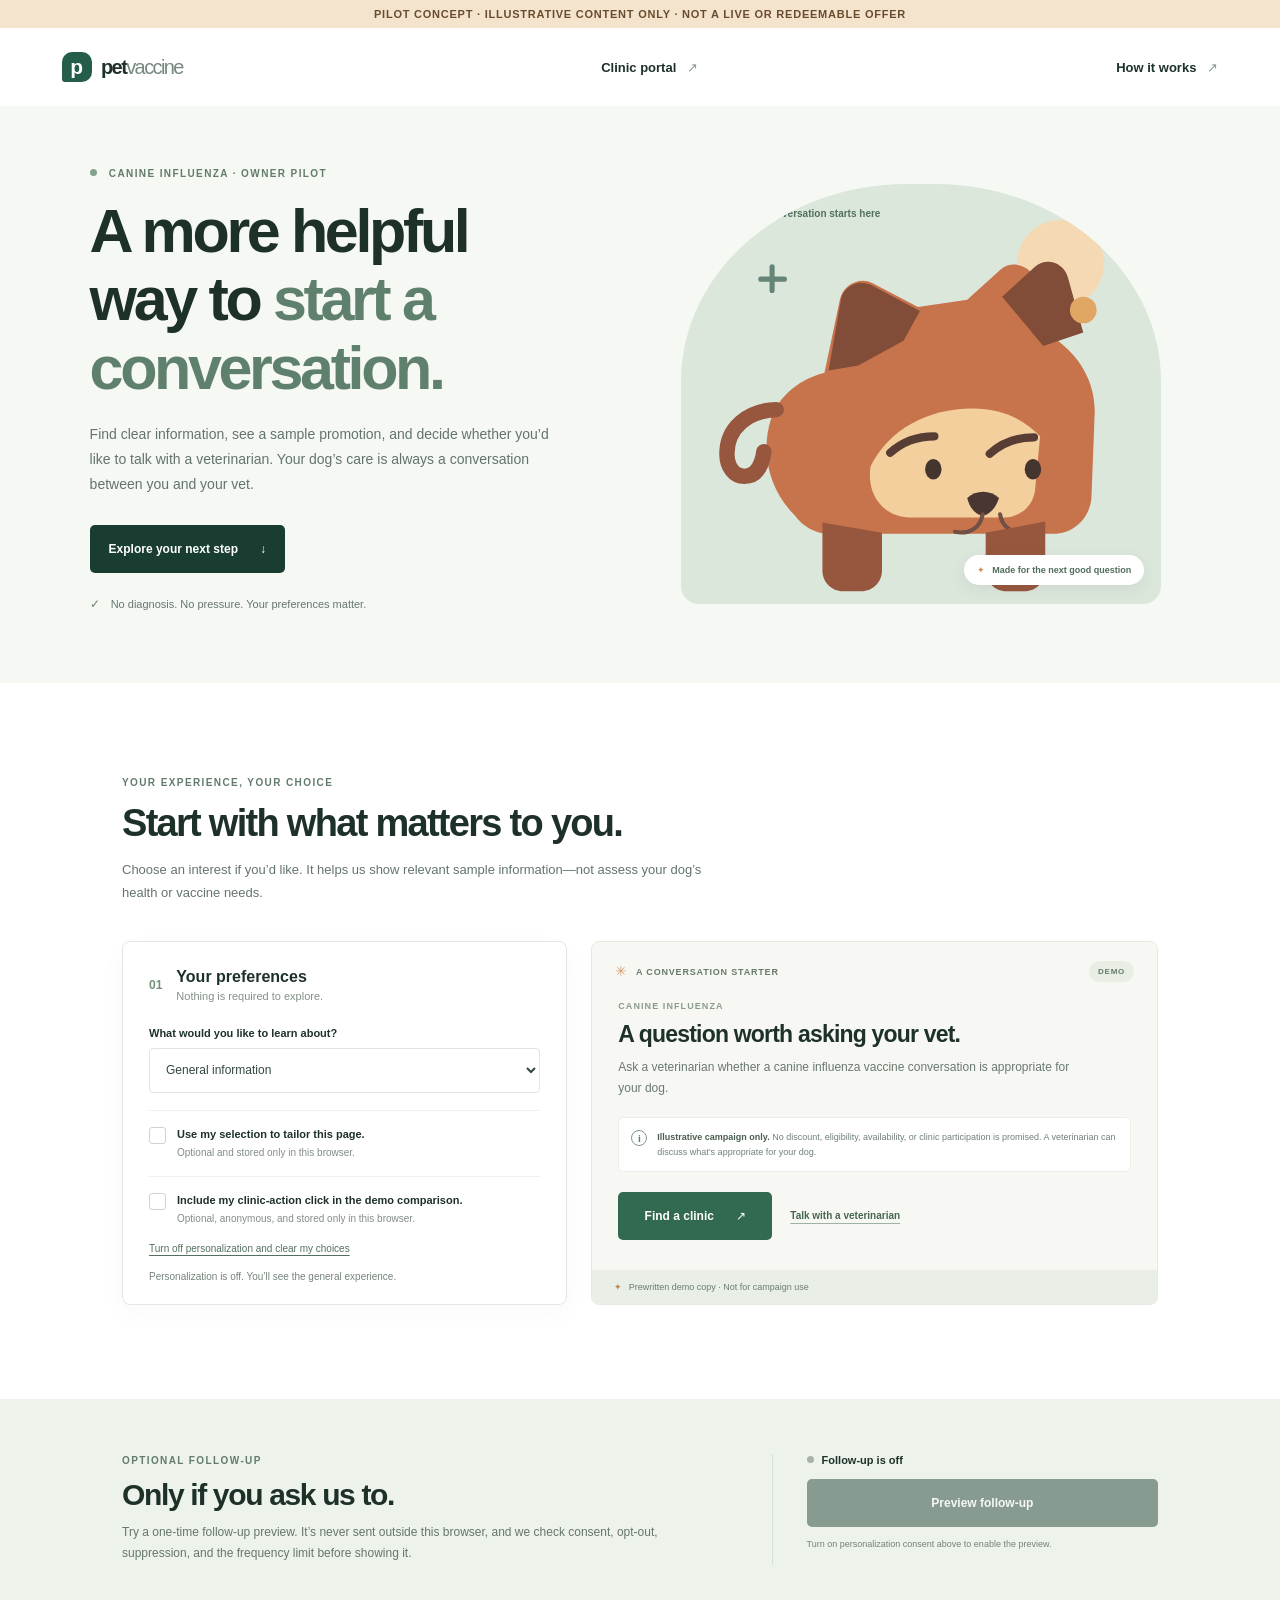
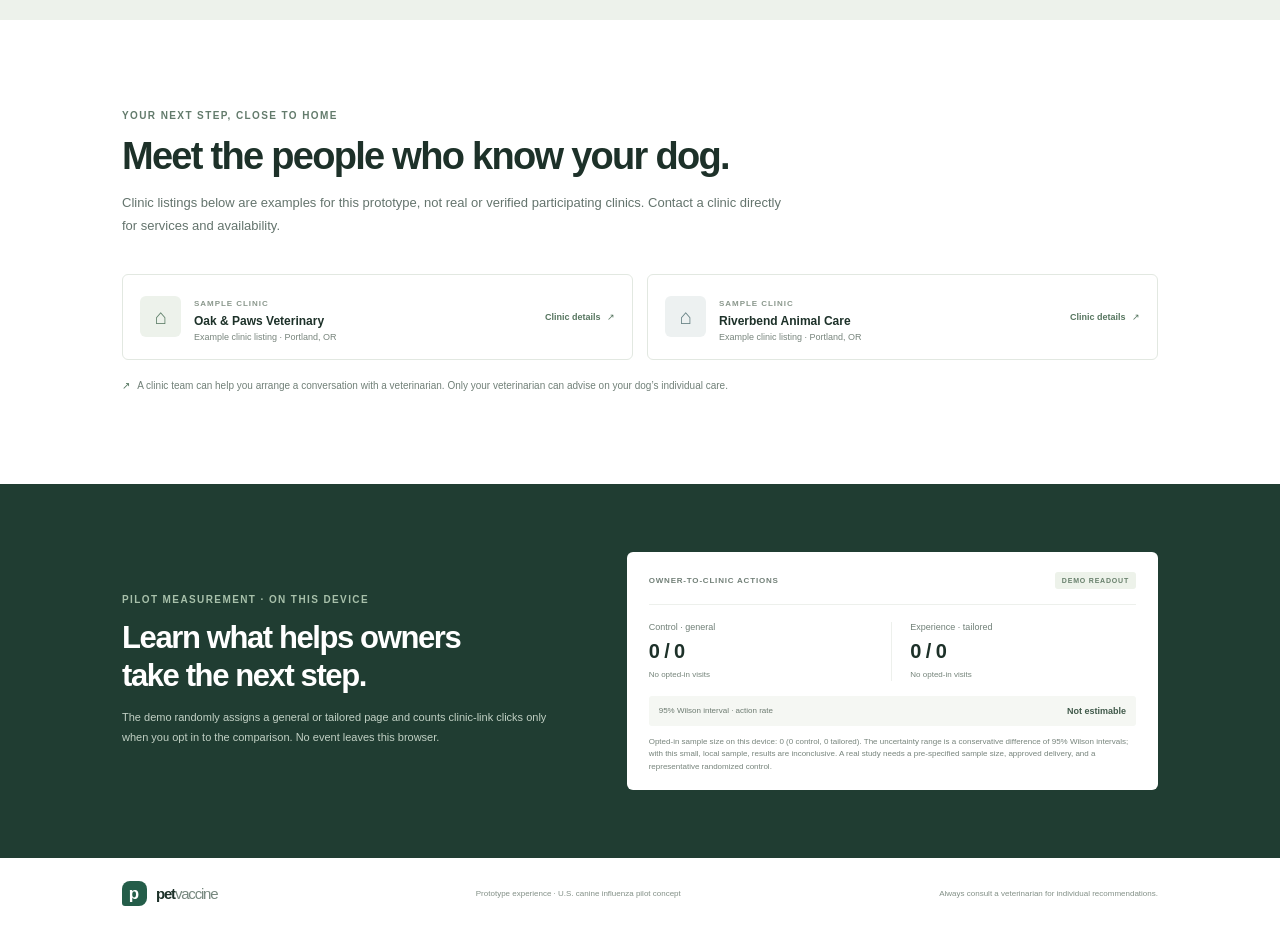
<file: index.html>
<!doctype html>
<html lang="en">
  <head>
    <meta charset="utf-8">
    <meta name="viewport" content="width=device-width, initial-scale=1">
    <meta name="theme-color" content="#f5f8f3">
    <meta name="description" content="A consent-first canine influenza promotion experience that helps dog owners connect with a veterinarian.">
    <link rel="icon" href="data:,">
    <title>A better next step for your dog | Pet Vaccine</title>
    <link rel="stylesheet" href="styles.css">
    <script src="offer-personalization.js" defer></script>
    <script src="app.js" defer></script>
  </head>
  <body>
    <div class="prototype-banner">Pilot concept · Illustrative content only · Not a live or redeemable offer</div>
    <header class="site-header">
      <a class="brand" href="#" aria-label="Pet Vaccine home">
        <span class="brand-mark" aria-hidden="true">p</span>
        <span>pet<span class="brand-light">vaccine</span></span>
      </a>
      <a class="header-link" href="clinic-portal.html">Clinic portal <span aria-hidden="true">↗</span></a>
      <a class="header-link" href="#how-it-works">How it works <span aria-hidden="true">↗</span></a>
    </header>

    <main>
      <section class="hero">
        <div class="hero-copy">
          <p class="eyebrow"><span class="eyebrow-dot"></span> CANINE INFLUENZA · OWNER PILOT</p>
          <h1>A more helpful<br>way to <span>start a conversation.</span></h1>
          <p class="hero-intro">Find clear information, see a sample promotion, and decide whether you’d like to talk with a veterinarian. Your dog’s care is always a conversation between you and your vet.</p>
          <a class="button button-dark" href="#your-next-step">Explore your next step <span aria-hidden="true">↓</span></a>
          <div class="trust-note"><span class="check-icon" aria-hidden="true">✓</span> No diagnosis. No pressure. Your preferences matter.</div>
        </div>
        <div class="hero-art" aria-hidden="true">
          <div class="sun-disc"></div>
          <div class="art-caption"><span class="caption-dot"></span> A vet-led conversation starts here</div>
          <svg class="dog-illustration" viewBox="0 0 430 390" role="img" aria-label="">
            <path d="M92 311c-24-24-34-60-23-94 8-24 29-39 52-45l15-71c3-14 19-23 32-16l44 23 48-7 32-29c11-10 29-5 34 9l18 57c27 18 42 46 40 77l-3 78c-1 20-17 36-37 36H125c-13 0-25-7-33-18Z" fill="#c7744c"/>
            <path d="m125 170 12-69c2-13 18-21 30-14l47 25-16 29-44 24Z" fill="#814d39"/>
            <path d="m294 98 32-29c11-10 28-4 32 10l15 54-39 13Z" fill="#814d39"/>
            <path d="M166 263c18-36 56-56 99-56 27 0 49 9 66 27l-5 53c-2 15-15 26-30 26h-92c-23 0-43-20-38-50Z" fill="#f3cf9d"/>
            <path d="M185 250c11-10 26-16 43-16" fill="none" stroke="#573d34" stroke-linecap="round" stroke-width="8"/>
            <path d="M282 251c11-10 26-16 43-16" fill="none" stroke="#573d34" stroke-linecap="round" stroke-width="8"/>
            <ellipse cx="227" cy="266" rx="8" ry="10" fill="#44352f"/>
            <ellipse cx="324" cy="266" rx="8" ry="10" fill="#44352f"/>
            <path d="M260 294c9-8 22-8 31 0-4 12-11 17-16 17s-12-5-15-17Z" fill="#493631"/>
            <path d="M275 310c-2 13-13 20-27 17" fill="none" stroke="#725044" stroke-linecap="round" stroke-width="4"/>
            <path d="M292 310c2 13 13 20 27 17" fill="none" stroke="#725044" stroke-linecap="round" stroke-width="4"/>
            <path d="M119 318v47c0 11 9 20 20 20h18c11 0 20-9 20-20v-37m101 0v37c0 11 9 20 20 20h18c11 0 20-9 20-20v-48" fill="#97573f"/>
            <path d="M74 208c-28 1-48 18-48 43 0 13 7 22 17 22 12 0 17-10 19-24" fill="none" stroke="#97573f" stroke-linecap="round" stroke-width="15"/>
            <circle cx="373" cy="111" r="13" fill="#e1a564"/>
            <path d="M70 69v23m-11-11h23" stroke="#648578" stroke-linecap="round" stroke-width="5"/>
          </svg>
          <div class="art-tag"><span aria-hidden="true">✦</span> Made for the next good question</div>
        </div>
      </section>

      <section class="next-step section-wrap" id="your-next-step">
        <div class="section-heading">
          <p class="eyebrow">YOUR EXPERIENCE, YOUR CHOICE</p>
          <h2>Start with what matters to you.</h2>
          <p>Choose an interest if you’d like. It helps us show relevant sample information—not assess your dog’s health or vaccine needs.</p>
        </div>
        <div class="experience-grid">
          <form class="preferences-card" id="preferences-form">
            <div class="card-title-row">
              <span class="step-number">01</span>
              <div><h3>Your preferences</h3><p>Nothing is required to explore.</p></div>
            </div>
            <label for="interest">What would you like to learn about?</label>
            <select id="interest" name="interest">
              <option value="general">General information</option>
              <option value="boarding">Boarding or daycare</option>
              <option value="social">Time with other dogs</option>
              <option value="travel">Travel and outings</option>
            </select>
            <label class="choice-row">
              <input id="personalization-consent" type="checkbox">
              <span class="custom-checkbox" aria-hidden="true"></span>
              <span><strong>Use my selection to tailor this page.</strong><small>Optional and stored only in this browser.</small></span>
            </label>
            <label class="choice-row choice-subtle">
              <input id="analytics-consent" type="checkbox">
              <span class="custom-checkbox" aria-hidden="true"></span>
              <span><strong>Include my clinic-action click in the demo comparison.</strong><small>Optional, anonymous, and stored only in this browser.</small></span>
            </label>
            <button type="button" class="text-button" id="opt-out">Turn off personalization and clear my choices</button>
            <p class="privacy-note" id="preference-status" aria-live="polite">Personalization is off. You’ll see the general experience.</p>
          </form>

          <div class="offer-card" aria-live="polite">
            <div class="offer-topline"><span class="offer-label"><span class="sparkle" aria-hidden="true">✳</span> A CONVERSATION STARTER</span><span class="demo-pill">DEMO</span></div>
            <div class="offer-content">
              <p class="offer-kicker" id="offer-kicker">CANINE INFLUENZA</p>
              <h3 id="offer-title">A question worth asking your vet.</h3>
              <p id="offer-copy">Ask a veterinarian whether a canine influenza vaccine conversation is appropriate for your dog.</p>
              <div class="offer-terms">
                <span class="terms-icon" aria-hidden="true">i</span>
                <p><strong>Illustrative campaign only.</strong> No discount, eligibility, availability, or clinic participation is promised. A veterinarian can discuss what’s appropriate for your dog.</p>
              </div>
              <div class="offer-actions">
                <a class="button button-green" id="clinic-action" href="#clinic-directory">Find a clinic <span aria-hidden="true">↗</span></a>
                <a class="vet-link" href="#talk-to-vet">Talk with a veterinarian</a>
              </div>
            </div>
            <div class="offer-footer"><span aria-hidden="true">✦</span> Prewritten demo copy · Not for campaign use</div>
          </div>
        </div>
      </section>

      <section class="follow-up-section" id="how-it-works">
        <div class="follow-up-inner">
          <div class="follow-copy">
            <p class="eyebrow">OPTIONAL FOLLOW-UP</p>
            <h2>Only if you ask us to.</h2>
            <p>Try a one-time follow-up preview. It’s never sent outside this browser, and we check consent, opt-out, suppression, and the frequency limit before showing it.</p>
          </div>
          <div class="follow-control">
            <div class="follow-state"><span class="status-dot" id="follow-status-dot"></span><span id="follow-status">Follow-up is off</span></div>
            <button type="button" class="button button-dark button-wide" id="send-follow-up">Preview follow-up</button>
            <p class="small-print" id="follow-result" aria-live="polite">Turn on personalization consent above to enable the preview.</p>
          </div>
        </div>
      </section>

      <section class="clinic-section section-wrap" id="clinic-directory">
        <div class="section-heading">
          <p class="eyebrow">YOUR NEXT STEP, CLOSE TO HOME</p>
          <h2>Meet the people who know your dog.</h2>
          <p>Clinic listings below are examples for this prototype, not real or verified participating clinics. Contact a clinic directly for services and availability.</p>
        </div>
        <div class="clinic-list">
          <article class="clinic-card">
            <div class="clinic-icon" aria-hidden="true">⌂</div>
            <div><span class="clinic-demo">SAMPLE CLINIC</span><h3>Oak & Paws Veterinary</h3><p>Example clinic listing · Portland, OR</p></div>
            <a href="#talk-to-vet" class="clinic-link">Clinic details <span aria-hidden="true">↗</span></a>
          </article>
          <article class="clinic-card">
            <div class="clinic-icon clinic-icon-blue" aria-hidden="true">⌂</div>
            <div><span class="clinic-demo">SAMPLE CLINIC</span><h3>Riverbend Animal Care</h3><p>Example clinic listing · Portland, OR</p></div>
            <a href="#talk-to-vet" class="clinic-link">Clinic details <span aria-hidden="true">↗</span></a>
          </article>
        </div>
        <p class="clinic-disclaimer" id="talk-to-vet"><span aria-hidden="true">↗</span> A clinic team can help you arrange a conversation with a veterinarian. Only your veterinarian can advise on your dog’s individual care.</p>
      </section>

      <section class="experiment-section">
        <div class="experiment-inner">
          <div>
            <p class="eyebrow">PILOT MEASUREMENT · ON THIS DEVICE</p>
            <h2>Learn what helps owners take the next step.</h2>
            <p class="experiment-description">The demo randomly assigns a general or tailored page and counts clinic-link clicks only when you opt in to the comparison. No event leaves this browser.</p>
          </div>
          <div class="experiment-report" aria-live="polite">
            <div class="report-heading"><span>OWNER-TO-CLINIC ACTIONS</span><span class="report-tag">DEMO READOUT</span></div>
            <div class="report-grid">
              <div><span>Control · general</span><strong id="control-result">0 / 0</strong><small id="control-rate">No opted-in visits</small></div>
              <div><span>Experience · tailored</span><strong id="treatment-result">0 / 0</strong><small id="treatment-rate">No opted-in visits</small></div>
            </div>
            <div class="uncertainty-row"><span>95% Wilson interval · action rate</span><strong id="uncertainty-result">Not estimable</strong></div>
            <p class="experiment-limits" id="experiment-limits">Sample size is local to this device and will be too small to draw conclusions. This is not a clinical outcome or a real campaign test.</p>
          </div>
        </div>
      </section>
    </main>
    <footer class="site-footer">
      <a class="brand footer-brand" href="#"><span class="brand-mark" aria-hidden="true">p</span><span>pet<span class="brand-light">vaccine</span></span></a>
      <p>Prototype experience · U.S. canine influenza pilot concept</p>
      <p>Always consult a veterinarian for individual recommendations.</p>
    </footer>
  </body>
</html>
</file>
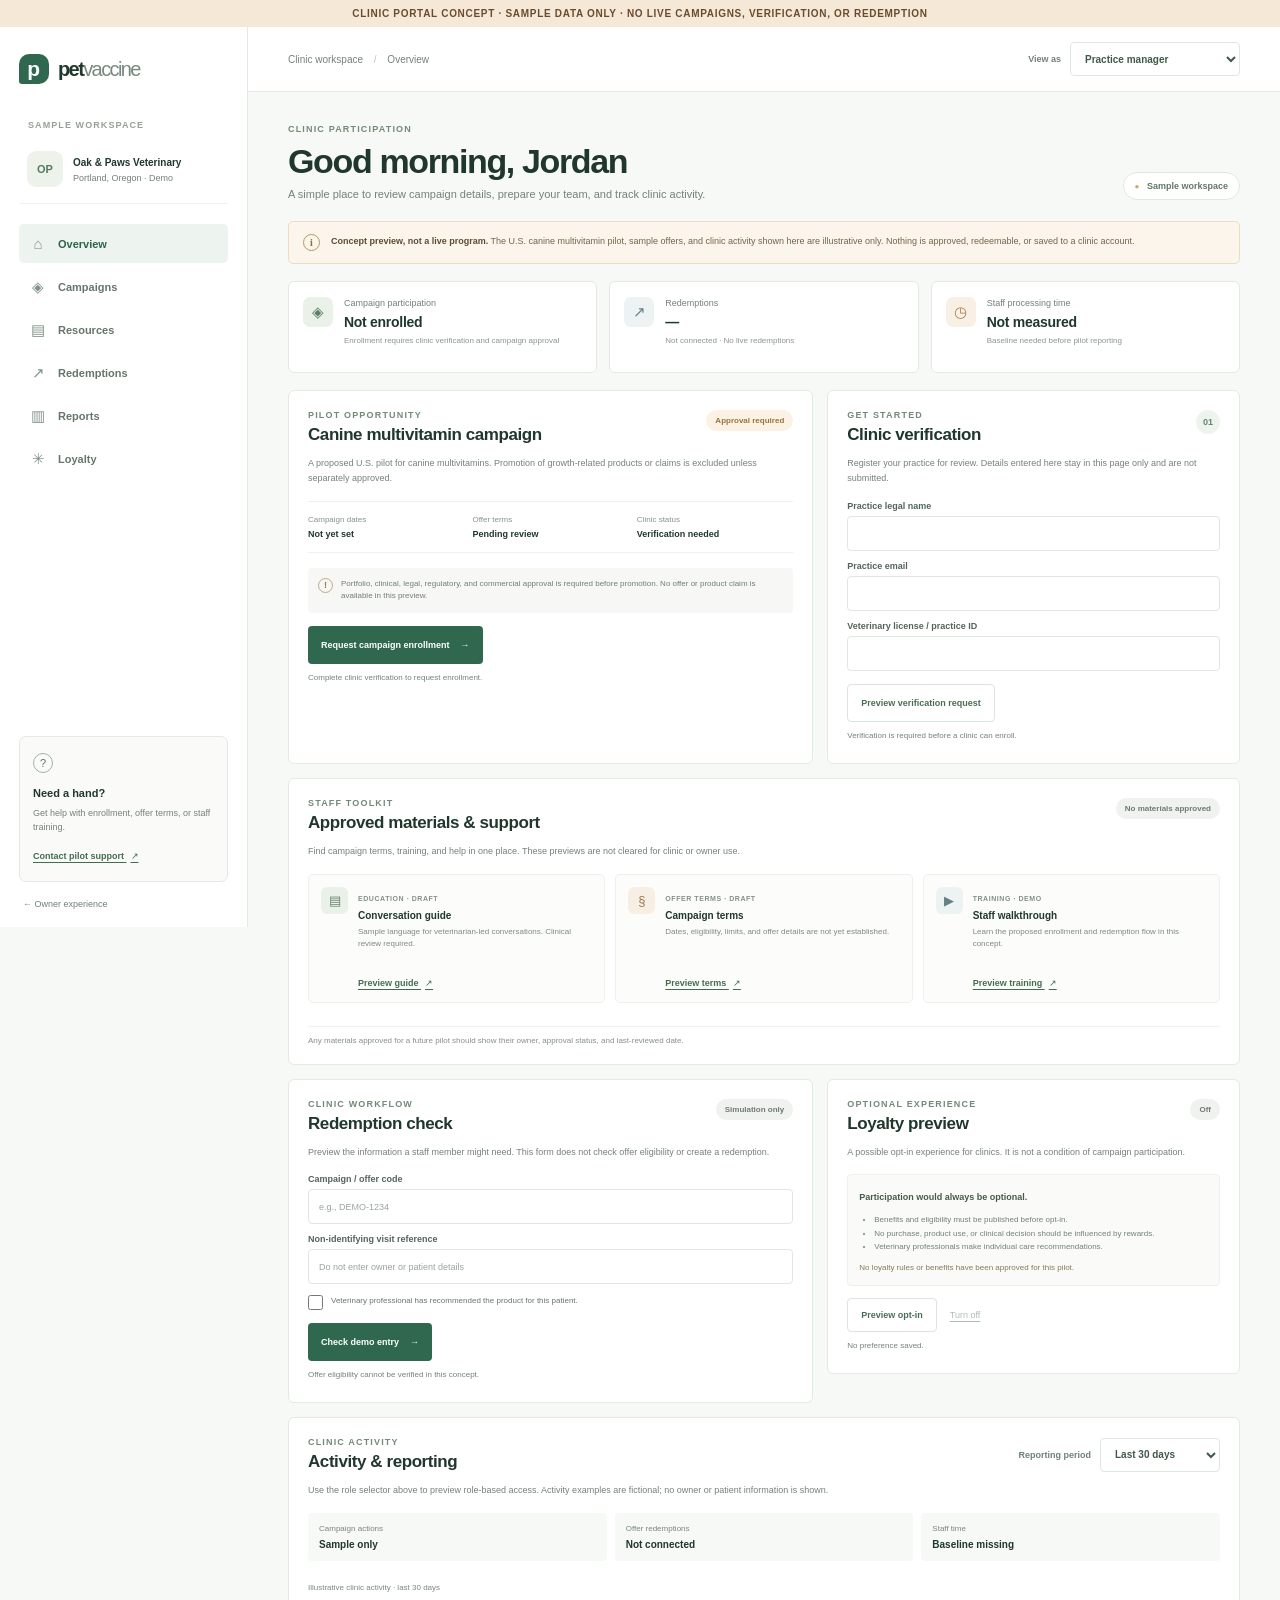
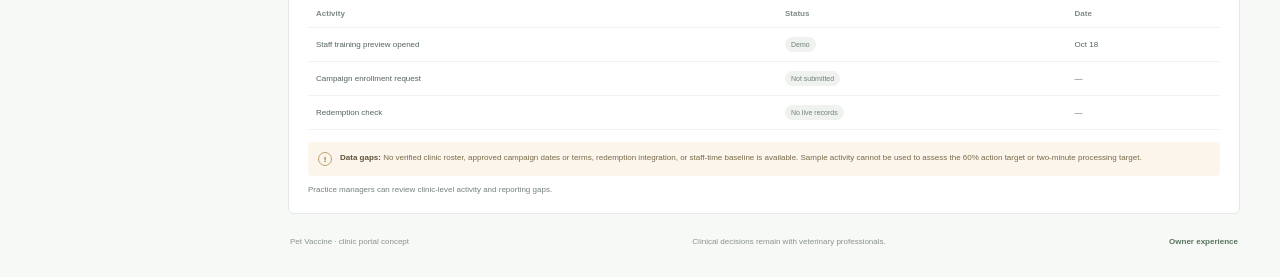
<file: clinic-portal.html>
<!doctype html>
<html lang="en">
  <head>
    <meta charset="utf-8">
    <meta name="viewport" content="width=device-width, initial-scale=1">
    <meta name="theme-color" content="#f5f8f3">
    <meta name="description" content="A sample veterinary clinic portal for campaign participation and support.">
    <link rel="icon" href="data:,">
    <title>Clinic portal | Pet Vaccine</title>
    <link rel="stylesheet" href="clinic-portal.css">
    <script src="clinic-portal.js" defer></script>
  </head>
  <body>
    <div class="demo-banner">Clinic portal concept · Sample data only · No live campaigns, verification, or redemption</div>
    <div class="portal-shell">
      <aside class="sidebar" aria-label="Clinic portal navigation">
        <a class="brand" href="index.html" aria-label="Pet Vaccine home">
          <span class="brand-mark" aria-hidden="true">p</span>
          <span>pet<span class="brand-light">vaccine</span></span>
        </a>
        <p class="workspace-label">SAMPLE WORKSPACE</p>
        <div class="clinic-identity">
          <span class="clinic-avatar" aria-hidden="true">OP</span>
          <span><strong>Oak &amp; Paws Veterinary</strong><small>Portland, Oregon · Demo</small></span>
        </div>
        <nav class="portal-nav">
          <a class="active" href="#overview"><span aria-hidden="true">⌂</span> Overview</a>
          <a href="#campaigns"><span aria-hidden="true">◈</span> Campaigns</a>
          <a href="#resources"><span aria-hidden="true">▤</span> Resources</a>
          <a href="#redemptions"><span aria-hidden="true">↗</span> Redemptions</a>
          <a href="#reports"><span aria-hidden="true">▥</span> Reports</a>
          <a href="#loyalty"><span aria-hidden="true">✳</span> Loyalty</a>
        </nav>
        <div class="sidebar-help">
          <span class="help-icon" aria-hidden="true">?</span>
          <strong>Need a hand?</strong>
          <p>Get help with enrollment, offer terms, or staff training.</p>
          <button type="button" class="link-button" id="support-request">Contact pilot support <span aria-hidden="true">↗</span></button>
          <p class="support-status" id="support-status" aria-live="polite"></p>
        </div>
        <a class="back-link" href="index.html">← Owner experience</a>
      </aside>

      <main class="portal-main">
        <header class="topbar">
          <div class="breadcrumbs">Clinic workspace <span>/</span> Overview</div>
          <label class="role-switch">View as
            <select id="staff-role" aria-label="Preview staff role">
              <option value="manager">Practice manager</option>
              <option value="veterinarian">Veterinary professional</option>
              <option value="staff">Clinic staff</option>
            </select>
          </label>
        </header>

        <div class="page-content">
          <section class="welcome-row" id="overview">
            <div>
              <p class="eyebrow">CLINIC PARTICIPATION</p>
              <h1>Good morning, Jordan</h1>
              <p class="welcome-copy">A simple place to review campaign details, prepare your team, and track clinic activity.</p>
            </div>
            <span class="sample-badge"><span aria-hidden="true">●</span> Sample workspace</span>
          </section>

          <div class="notice" role="note">
            <span class="notice-icon" aria-hidden="true">i</span>
            <p><strong>Concept preview, not a live program.</strong> The U.S. canine multivitamin pilot, sample offers, and clinic activity shown here are illustrative only. Nothing is approved, redeemable, or saved to a clinic account.</p>
          </div>

          <section class="stat-grid" aria-label="Sample clinic activity">
            <article class="stat-card">
              <span class="stat-icon green-icon" aria-hidden="true">◈</span>
              <div><p>Campaign participation</p><strong id="campaign-summary">Not enrolled</strong><small>Enrollment requires clinic verification and campaign approval</small></div>
            </article>
            <article class="stat-card">
              <span class="stat-icon blue-icon" aria-hidden="true">↗</span>
              <div><p>Redemptions</p><strong>—</strong><small>Not connected · No live redemptions</small></div>
            </article>
            <article class="stat-card">
              <span class="stat-icon orange-icon" aria-hidden="true">◷</span>
              <div><p>Staff processing time</p><strong>Not measured</strong><small>Baseline needed before pilot reporting</small></div>
            </article>
          </section>

          <div class="content-grid">
            <section class="panel campaign-panel" id="campaigns">
              <div class="panel-heading">
                <div><p class="eyebrow">PILOT OPPORTUNITY</p><h2>Canine multivitamin campaign</h2></div>
                <span class="status-chip status-review">Approval required</span>
              </div>
              <p class="panel-copy">A proposed U.S. pilot for canine multivitamins. Promotion of growth-related products or claims is excluded unless separately approved.</p>
              <div class="campaign-meta">
                <div><span>Campaign dates</span><strong>Not yet set</strong></div>
                <div><span>Offer terms</span><strong>Pending review</strong></div>
                <div><span>Clinic status</span><strong id="clinic-status">Verification needed</strong></div>
              </div>
              <div class="approval-note"><span aria-hidden="true">!</span><p>Portfolio, clinical, legal, regulatory, and commercial approval is required before promotion. No offer or product claim is available in this preview.</p></div>
              <button type="button" class="button button-primary" id="enroll-campaign">Request campaign enrollment <span aria-hidden="true">→</span></button>
              <p class="form-status" id="enrollment-status" aria-live="polite">Complete clinic verification to request enrollment.</p>
            </section>

            <section class="panel verification-panel" id="verification">
              <div class="panel-heading">
                <div><p class="eyebrow">GET STARTED</p><h2>Clinic verification</h2></div>
                <span class="step-badge">01</span>
              </div>
              <p class="panel-copy">Register your practice for review. Details entered here stay in this page only and are not submitted.</p>
              <form id="clinic-registration" novalidate>
                <label for="clinic-name">Practice legal name</label>
                <input id="clinic-name" name="clinicName" autocomplete="organization" required>
                <label for="clinic-email">Practice email</label>
                <input id="clinic-email" name="clinicEmail" type="email" autocomplete="email" required>
                <label for="clinic-license">Veterinary license / practice ID</label>
                <input id="clinic-license" name="clinicLicense" autocomplete="off" required>
                <button type="submit" class="button button-outline">Preview verification request</button>
                <p class="form-status" id="verification-status" aria-live="polite">Verification is required before a clinic can enroll.</p>
              </form>
            </section>
          </div>

          <section class="panel resources-panel" id="resources">
            <div class="panel-heading">
              <div><p class="eyebrow">STAFF TOOLKIT</p><h2>Approved materials &amp; support</h2></div>
              <span class="status-chip status-muted">No materials approved</span>
            </div>
            <p class="panel-copy">Find campaign terms, training, and help in one place. These previews are not cleared for clinic or owner use.</p>
            <div class="resource-grid">
              <article class="resource-card">
                <span class="resource-icon" aria-hidden="true">▤</span>
                <div><span class="resource-type">EDUCATION · DRAFT</span><h3>Conversation guide</h3><p>Sample language for veterinarian-led conversations. Clinical review required.</p><button class="link-button resource-preview" type="button" data-resource="Conversation guide">Preview guide <span aria-hidden="true">↗</span></button></div>
              </article>
              <article class="resource-card">
                <span class="resource-icon terms-resource" aria-hidden="true">§</span>
                <div><span class="resource-type">OFFER TERMS · DRAFT</span><h3>Campaign terms</h3><p>Dates, eligibility, limits, and offer details are not yet established.</p><button class="link-button resource-preview" type="button" data-resource="Campaign terms">Preview terms <span aria-hidden="true">↗</span></button></div>
              </article>
              <article class="resource-card">
                <span class="resource-icon training-resource" aria-hidden="true">▶</span>
                <div><span class="resource-type">TRAINING · DEMO</span><h3>Staff walkthrough</h3><p>Learn the proposed enrollment and redemption flow in this concept.</p><button class="link-button resource-preview" type="button" data-resource="Staff walkthrough">Preview training <span aria-hidden="true">↗</span></button></div>
              </article>
            </div>
            <p class="resource-feedback" id="resource-feedback" aria-live="polite"></p>
            <p class="resource-footnote">Any materials approved for a future pilot should show their owner, approval status, and last-reviewed date.</p>
          </section>

          <div class="content-grid workflow-grid">
            <section class="panel redemption-panel" id="redemptions">
              <div class="panel-heading">
                <div><p class="eyebrow">CLINIC WORKFLOW</p><h2>Redemption check</h2></div>
                <span class="status-chip status-muted">Simulation only</span>
              </div>
              <p class="panel-copy">Preview the information a staff member might need. This form does not check offer eligibility or create a redemption.</p>
              <form id="redemption-form" novalidate>
                <label for="offer-code">Campaign / offer code</label>
                <input id="offer-code" name="offerCode" autocomplete="off" placeholder="e.g., DEMO-1234">
                <label for="visit-reference">Non-identifying visit reference</label>
                <input id="visit-reference" name="visitReference" autocomplete="off" placeholder="Do not enter owner or patient details">
                <label class="check-row"><input id="vet-recommended" type="checkbox"><span>Veterinary professional has recommended the product for this patient.</span></label>
                <button type="submit" class="button button-primary">Check demo entry <span aria-hidden="true">→</span></button>
                <p class="form-status" id="redemption-status" aria-live="polite">Offer eligibility cannot be verified in this concept.</p>
              </form>
            </section>

            <section class="panel loyalty-panel" id="loyalty">
              <div class="panel-heading">
                <div><p class="eyebrow">OPTIONAL EXPERIENCE</p><h2>Loyalty preview</h2></div>
                <span class="status-chip status-muted">Off</span>
              </div>
              <p class="panel-copy">A possible opt-in experience for clinics. It is not a condition of campaign participation.</p>
              <div class="loyalty-terms">
                <strong>Participation would always be optional.</strong>
                <ul>
                  <li>Benefits and eligibility must be published before opt-in.</li>
                  <li>No purchase, product use, or clinical decision should be influenced by rewards.</li>
                  <li>Veterinary professionals make individual care recommendations.</li>
                </ul>
                <p>No loyalty rules or benefits have been approved for this pilot.</p>
              </div>
              <div class="loyalty-actions">
                <button type="button" class="button button-outline" id="loyalty-opt-in">Preview opt-in</button>
                <button type="button" class="text-button" id="loyalty-opt-out" disabled>Turn off</button>
              </div>
              <p class="form-status" id="loyalty-status" aria-live="polite">No preference saved.</p>
            </section>
          </div>

          <section class="panel report-panel" id="reports" aria-labelledby="report-title">
            <div class="panel-heading">
              <div><p class="eyebrow">CLINIC ACTIVITY</p><h2 id="report-title">Activity &amp; reporting</h2></div>
              <label class="period-switch">Reporting period
                <select id="report-period">
                  <option value="30">Last 30 days</option>
                  <option value="90">Last 90 days</option>
                </select>
              </label>
            </div>
            <p class="panel-copy">Use the role selector above to preview role-based access. Activity examples are fictional; no owner or patient information is shown.</p>
            <div class="report-summary" id="report-summary">
              <div><span>Campaign actions</span><strong>Sample only</strong></div>
              <div><span>Offer redemptions</span><strong>Not connected</strong></div>
              <div><span>Staff time</span><strong>Baseline missing</strong></div>
            </div>
            <div class="activity-wrap">
              <table>
                <caption>Illustrative clinic activity · <span id="period-caption">last 30 days</span></caption>
                <thead><tr><th scope="col">Activity</th><th scope="col">Status</th><th scope="col">Date</th></tr></thead>
                <tbody>
                  <tr><td>Staff training preview opened</td><td><span class="table-status">Demo</span></td><td>Oct 18</td></tr>
                  <tr><td>Campaign enrollment request</td><td><span class="table-status">Not submitted</span></td><td>—</td></tr>
                  <tr><td>Redemption check</td><td><span class="table-status">No live records</span></td><td>—</td></tr>
                </tbody>
              </table>
            </div>
            <div class="data-gap"><span aria-hidden="true">!</span><p><strong>Data gaps:</strong> No verified clinic roster, approved campaign dates or terms, redemption integration, or staff-time baseline is available. Sample activity cannot be used to assess the 60% action target or two-minute processing target.</p></div>
            <p class="role-note" id="role-note" aria-live="polite">Practice managers can review clinic-level activity and reporting gaps.</p>
          </section>

          <footer class="portal-footer">
            <span>Pet Vaccine · clinic portal concept</span>
            <span>Clinical decisions remain with veterinary professionals.</span>
            <a href="index.html">Owner experience</a>
          </footer>
        </div>
      </main>
    </div>
  </body>
</html>
</file>
<file: styles.css>
:root {
  color-scheme: light;
  --ink: #1d3129;
  --muted: #64746d;
  --green: #245d49;
  --green-dark: #193d31;
  --sage: #e8eee7;
  --cream: #f5f8f3;
  --line: #e2e8e1;
  --orange: #e3aa70;
  font-family: "Segoe UI", Arial, sans-serif;
  font-synthesis: none;
  text-rendering: optimizeLegibility;
}

* { box-sizing: border-box; }
html { scroll-behavior: smooth; }
body { margin: 0; color: var(--ink); background: #fff; }
a { color: inherit; }
button, select { font: inherit; }

.prototype-banner {
  background: #f4e3cd;
  color: #694c2f;
  text-align: center;
  padding: 8px 20px;
  font-size: 11px;
  font-weight: 700;
  letter-spacing: .07em;
  text-transform: uppercase;
}
.site-header {
  height: 78px;
  max-width: 1240px;
  margin: 0 auto;
  padding: 0 42px;
  display: flex;
  align-items: center;
  justify-content: space-between;
}
.brand {
  display: inline-flex;
  align-items: center;
  gap: 9px;
  text-decoration: none;
  font: 800 20px Manrope, sans-serif;
  letter-spacing: -.08em;
}
.brand-mark {
  display: grid;
  place-items: center;
  height: 30px;
  width: 30px;
  border-radius: 10px 10px 10px 3px;
  background: var(--green);
  color: #fff;
  font: 800 21px Manrope, sans-serif;
  letter-spacing: -.1em;
  padding-right: 3px;
}
.brand-light { color: #77887f; font-weight: 500; }
.header-link { text-decoration: none; font-size: 13px; font-weight: 600; }
.header-link span { margin-left: 7px; color: #8a9a91; }

.hero {
  min-height: 570px;
  background: var(--cream);
  display: grid;
  grid-template-columns: minmax(0, 1fr) minmax(380px, 1fr);
  align-items: center;
  gap: 24px;
  padding: 52px max(7vw, calc((100vw - 1180px) / 2));
  overflow: hidden;
}
.hero-copy { max-width: 555px; padding: 10px 0 20px; }
.eyebrow {
  color: #637b6c;
  font-size: 10px;
  letter-spacing: .14em;
  font-weight: 700;
  margin: 0 0 18px;
}
.eyebrow-dot, .caption-dot, .status-dot {
  display: inline-block;
  background: #83a28c;
  width: 7px;
  height: 7px;
  border-radius: 50%;
  margin-right: 8px;
  vertical-align: 1px;
}
h1, h2, h3, p { margin-top: 0; }
h1, h2, h3 { font-family: Manrope, sans-serif; }
h1 {
  font-size: clamp(42px, 5vw, 61px);
  line-height: 1.12;
  letter-spacing: -.055em;
  margin: 0 0 20px;
}
h1 span { color: #5f806c; }
.hero-intro { max-width: 465px; color: var(--muted); line-height: 1.8; font-size: 14px; margin-bottom: 27px; }
.button {
  min-height: 48px;
  border: 0;
  border-radius: 5px;
  display: inline-flex;
  align-items: center;
  justify-content: center;
  gap: 22px;
  padding: 0 19px;
  text-decoration: none;
  font-size: 12px;
  font-weight: 700;
  cursor: pointer;
  transition: background .2s, transform .2s;
}
.button:hover:not(:disabled) { transform: translateY(-1px); }
.button-dark { color: white; background: var(--green-dark); }
.button-dark:hover:not(:disabled) { background: #24513f; }
.button-green { color: #fff; background: #316a50; min-width: 154px; }
.button-green:hover { background: #275b43; }
.button:disabled { cursor: not-allowed; opacity: .48; }
.trust-note { color: #66776e; font-size: 11px; margin-top: 24px; }
.check-icon { font-size: 12px; color: #638672; margin-right: 8px; }
.hero-art {
  position: relative;
  justify-self: center;
  width: min(100%, 480px);
  height: 420px;
  border-radius: 47% 47% 18px 18px;
  background: #dce7dc;
  overflow: hidden;
}
.sun-disc { position: absolute; top: 36px; right: 57px; width: 87px; height: 87px; border-radius: 50%; background: #f4d9b3; }
.dog-illustration { position: absolute; bottom: 8px; left: 50%; width: 92%; height: auto; transform: translateX(-50%); }
.art-caption {
  position: absolute;
  top: 24px;
  left: 25px;
  z-index: 1;
  font-size: 10px;
  font-weight: 600;
  color: #52705c;
}
.caption-dot { background: #779580; width: 6px; height: 6px; margin-right: 5px; }
.art-tag {
  position: absolute;
  bottom: 19px;
  right: 17px;
  z-index: 1;
  border-radius: 30px;
  padding: 10px 13px;
  background: #fff;
  color: #516c5b;
  font-size: 9px;
  font-weight: 600;
  box-shadow: 0 5px 16px #32463a14;
}
.art-tag span { color: #ce915b; margin-right: 5px; }

.section-wrap { max-width: 1120px; margin: auto; padding: 94px 42px; }
.section-heading { max-width: 590px; margin-bottom: 36px; }
.section-heading .eyebrow { margin-bottom: 13px; }
h2 { font-size: clamp(29px, 3vw, 38px); line-height: 1.2; letter-spacing: -.045em; margin-bottom: 13px; }
.section-heading > p:last-child { color: var(--muted); font-size: 13px; line-height: 1.75; margin: 0; }
.experience-grid { display: grid; grid-template-columns: .88fr 1.12fr; gap: 24px; align-items: stretch; }
.preferences-card {
  border: 1px solid var(--line);
  border-radius: 8px;
  padding: 26px 26px 20px;
  box-shadow: 0 8px 27px #263e2b08;
}
.card-title-row { display: flex; align-items: center; gap: 14px; margin-bottom: 25px; }
.step-number { color: #73917c; font: 600 12px Manrope, sans-serif; }
.card-title-row h3 { font-size: 16px; margin: 0 0 4px; }
.card-title-row p { font-size: 11px; color: #829087; margin: 0; }
.preferences-card > label:not(.choice-row) { display: block; font-size: 11px; font-weight: 700; margin-bottom: 9px; }
.preferences-card select {
  width: 100%;
  height: 45px;
  padding: 0 12px;
  color: #33483c;
  border: 1px solid #dfe6de;
  border-radius: 4px;
  background: #fff;
  font-size: 12px;
  margin-bottom: 17px;
}
.choice-row {
  position: relative;
  display: flex;
  align-items: flex-start;
  gap: 11px;
  border-top: 1px solid #edf0ec;
  padding: 15px 0;
  cursor: pointer;
}
.choice-row input { position: absolute; opacity: 0; }
.custom-checkbox {
  flex: 0 0 17px;
  height: 17px;
  border: 1px solid #cbd6cc;
  border-radius: 3px;
  margin-top: 1px;
}
.choice-row input:checked + .custom-checkbox { background: var(--green); border-color: var(--green); }
.choice-row input:checked + .custom-checkbox::after { content: "✓"; display: block; color: white; font-size: 11px; text-align: center; line-height: 15px; }
.choice-row input:focus-visible + .custom-checkbox { outline: 3px solid #9db8a2; outline-offset: 2px; }
.choice-row strong { display: block; font-size: 11px; line-height: 1.5; }
.choice-row small { display: block; color: #818d85; font-size: 10px; line-height: 1.55; margin-top: 3px; }
.choice-subtle { padding-bottom: 11px; }
.text-button {
  border: 0;
  padding: 4px 0;
  background: none;
  color: #54705d;
  font-size: 10px;
  text-decoration: underline;
  text-underline-offset: 3px;
  cursor: pointer;
}
.privacy-note { font-size: 10px; color: #74847a; line-height: 1.5; margin: 11px 0 0; }
.offer-card {
  background: #f7f8f3;
  border: 1px solid #e8eae2;
  border-radius: 8px;
  overflow: hidden;
  display: flex;
  flex-direction: column;
}
.offer-topline { display: flex; align-items: center; justify-content: space-between; padding: 19px 23px 0; }
.offer-label { color: #68796e; font-size: 9px; letter-spacing: .09em; font-weight: 700; }
.sparkle { color: #d29d6d; font-size: 14px; vertical-align: -1px; margin-right: 5px; }
.demo-pill { background: #e8eee3; border-radius: 30px; color: #637c69; font-size: 8px; letter-spacing: .09em; font-weight: 700; padding: 6px 9px; }
.offer-content { padding: 19px 26px 23px; flex: 1; }
.offer-kicker { color: #8a9b8c; font-size: 9px; letter-spacing: .12em; font-weight: 700; margin-bottom: 9px; }
.offer-content h3 { font-size: 23px; line-height: 1.25; letter-spacing: -.035em; max-width: 400px; margin-bottom: 9px; }
.offer-content > p:not(.offer-kicker) { color: #697970; font-size: 12px; line-height: 1.7; max-width: 455px; margin-bottom: 19px; }
.offer-terms { display: flex; gap: 10px; align-items: flex-start; background: #fff; border: 1px solid #ebeee8; border-radius: 5px; padding: 12px; margin-bottom: 20px; }
.terms-icon { flex: 0 0 16px; display: grid; place-items: center; height: 16px; border: 1px solid #819987; border-radius: 50%; color: #688471; font: 600 10px Georgia, serif; }
.offer-terms p { color: #718077; font-size: 9px; line-height: 1.6; margin: 0; }
.offer-terms strong { color: #4a5e50; }
.offer-actions { display: flex; align-items: center; gap: 18px; }
.vet-link { color: #46664f; font-size: 10px; font-weight: 600; text-decoration-color: #9fb3a2; text-underline-offset: 4px; }
.offer-footer { background: #e9eee6; padding: 12px 22px; color: #6b7d6e; font-size: 9px; }
.offer-footer span { color: #bc8756; margin-right: 4px; }

.follow-up-section { background: #edf2eb; }
.follow-up-inner { max-width: 1120px; margin: auto; padding: 55px 42px; display: grid; grid-template-columns: 1.2fr .8fr; gap: 70px; align-items: center; }
.follow-copy .eyebrow { margin-bottom: 11px; }
.follow-copy h2 { font-size: 30px; margin-bottom: 9px; }
.follow-copy > p:last-child { max-width: 580px; color: #67766c; font-size: 12px; line-height: 1.7; margin: 0; }
.follow-control { border-left: 1px solid #d6e0d5; padding-left: 34px; }
.follow-state { font-size: 11px; font-weight: 700; margin-bottom: 13px; }
.status-dot { background: #a7b3a8; width: 7px; height: 7px; }
.status-dot.is-active { background: #588768; }
.button-wide { width: 100%; }
.small-print { color: #758279; font-size: 9px; line-height: 1.6; min-height: 28px; margin: 10px 0 0; }

.clinic-section { padding-top: 90px; padding-bottom: 90px; }
.clinic-section .section-heading { max-width: 660px; }
.clinic-list { display: grid; grid-template-columns: 1fr 1fr; gap: 14px; }
.clinic-card { display: flex; align-items: center; gap: 13px; padding: 17px; border: 1px solid var(--line); border-radius: 6px; }
.clinic-icon { display: grid; place-items: center; flex: 0 0 41px; height: 41px; background: #edf2eb; border-radius: 6px; color: #60806a; font-size: 21px; }
.clinic-icon-blue { background: #edf1f1; color: #668184; }
.clinic-card > div:nth-child(2) { flex: 1; }
.clinic-demo { color: #8b988d; font-size: 8px; letter-spacing: .12em; font-weight: 700; }
.clinic-card h3 { font-size: 12px; margin: 4px 0; }
.clinic-card p { color: #78857d; font-size: 9px; margin: 0; }
.clinic-link { font-size: 9px; font-weight: 700; color: #577660; white-space: nowrap; text-decoration: none; }
.clinic-link span { margin-left: 4px; }
.clinic-disclaimer { margin: 18px 0 0; color: #718078; font-size: 10px; line-height: 1.6; }
.clinic-disclaimer span { margin-right: 5px; color: #557760; }

.experiment-section { background: #203d32; color: #fff; }
.experiment-inner { max-width: 1120px; margin: auto; padding: 68px 42px; display: grid; grid-template-columns: .9fr 1.1fr; gap: 70px; align-items: center; }
.experiment-inner .eyebrow { color: #a7c0aa; margin-bottom: 14px; }
.experiment-inner h2 { max-width: 390px; font-size: 31px; margin-bottom: 14px; }
.experiment-description { max-width: 440px; color: #c1d0c4; font-size: 11px; line-height: 1.8; margin: 0; }
.experiment-report { background: #fff; border-radius: 6px; color: var(--ink); padding: 20px 22px 16px; }
.report-heading { display: flex; justify-content: space-between; align-items: center; color: #728078; font-size: 8px; letter-spacing: .1em; font-weight: 700; padding-bottom: 15px; border-bottom: 1px solid #edf0ec; }
.report-tag { color: #68806c; background: #edf2ea; border-radius: 3px; padding: 5px 7px; font-size: 7px; }
.report-grid { display: grid; grid-template-columns: 1fr 1fr; padding: 17px 0 15px; }
.report-grid > div:first-child { border-right: 1px solid #edf0ec; }
.report-grid > div:last-child { padding-left: 18px; }
.report-grid span, .report-grid strong, .report-grid small { display: block; }
.report-grid span { color: #718078; font-size: 9px; margin-bottom: 8px; }
.report-grid strong { font: 700 20px Manrope, sans-serif; letter-spacing: -.03em; margin-bottom: 6px; }
.report-grid small { color: #75847a; font-size: 8px; line-height: 1.5; }
.uncertainty-row { display: flex; align-items: center; justify-content: space-between; gap: 12px; background: #f5f7f3; padding: 10px; border-radius: 3px; color: #6d7b71; font-size: 8px; }
.uncertainty-row strong { color: #40594a; font-size: 9px; text-align: right; }
.experiment-limits { color: #77847c; font-size: 8px; line-height: 1.6; margin: 10px 0 0; }
.site-footer { max-width: 1120px; margin: auto; padding: 23px 42px; display: flex; align-items: center; justify-content: space-between; gap: 15px; }
.footer-brand { font-size: 15px; }
.footer-brand .brand-mark { width: 25px; height: 25px; font-size: 17px; border-radius: 8px 8px 8px 3px; }
.site-footer p { color: #839087; font-size: 8px; margin: 0; }

@media (max-width: 820px) {
  .hero { grid-template-columns: 1fr 1fr; padding-left: 6vw; padding-right: 6vw; min-height: 510px; }
  .hero-art { height: 350px; }
  .section-wrap { padding: 72px 28px; }
  .experience-grid { grid-template-columns: 1fr 1.05fr; gap: 15px; }
  .preferences-card { padding: 22px 18px 17px; }
  .offer-content { padding: 17px 20px 20px; }
  .offer-actions { align-items: flex-start; flex-direction: column; gap: 12px; }
  .follow-up-inner, .experiment-inner { padding: 50px 28px; gap: 35px; }
  .clinic-card { padding: 13px; gap: 9px; }
  .clinic-link { font-size: 8px; }
}
@media (max-width: 600px) {
  .prototype-banner { font-size: 8px; padding: 8px 9px; }
  .site-header { height: 65px; padding: 0 20px; }
  .brand { font-size: 17px; }
  .brand-mark { width: 27px; height: 27px; }
  .header-link { font-size: 11px; }
  .hero { grid-template-columns: 1fr; padding: 48px 23px 31px; gap: 27px; }
  .hero-copy { padding: 0; }
  h1 { font-size: 43px; }
  .hero-intro { font-size: 13px; }
  .hero-art { width: min(100%, 390px); height: 315px; }
  .dog-illustration { width: 100%; }
  .section-wrap { padding: 65px 21px; }
  .section-heading { margin-bottom: 25px; }
  .section-heading > p:last-child { font-size: 12px; }
  .experience-grid { grid-template-columns: 1fr; gap: 15px; }
  .preferences-card { padding: 23px 20px 18px; }
  .offer-content h3 { font-size: 21px; }
  .offer-actions { align-items: center; flex-direction: row; }
  .follow-up-inner { grid-template-columns: 1fr; gap: 24px; padding: 48px 22px; }
  .follow-control { border-left: 0; border-top: 1px solid #d6e0d5; padding: 19px 0 0; }
  .clinic-list { grid-template-columns: 1fr; }
  .clinic-card { padding: 16px; }
  .clinic-link { font-size: 9px; }
  .experiment-inner { grid-template-columns: 1fr; gap: 25px; padding: 49px 22px; }
  .experiment-inner h2 { font-size: 28px; }
  .site-footer { padding: 20px 22px; flex-wrap: wrap; }
  .site-footer p { flex: 1 1 100%; }
}

@media (prefers-reduced-motion: reduce) {
  html { scroll-behavior: auto; }
  *, *::before, *::after { transition-duration: .01ms !important; }
}
</file>
<file: clinic-portal.css>
:root {
  color-scheme: light;
  --ink: #20372d;
  --muted: #748179;
  --green: #2f684f;
  --green-dark: #214a39;
  --sage: #edf2eb;
  --line: #e4e9e3;
  --cream: #f7f9f6;
  font-family: "Segoe UI", Arial, sans-serif;
  font-synthesis: none;
  text-rendering: optimizeLegibility;
}

* { box-sizing: border-box; }
html { scroll-behavior: smooth; }
body { margin: 0; color: var(--ink); background: #f7f9f7; }
button, input, select { font: inherit; }
a { color: inherit; }
button, select, input { min-height: 42px; }
button:focus-visible, a:focus-visible, select:focus-visible, input:focus-visible { outline: 3px solid #91b69d; outline-offset: 2px; }
.demo-banner { padding: 8px 18px; background: #f5e8d7; color: #694c2f; text-align: center; font-size: 10px; font-weight: 700; letter-spacing: .07em; text-transform: uppercase; }
.portal-shell { display: grid; grid-template-columns: 248px minmax(0, 1fr); min-height: calc(100vh - 32px); }
.sidebar { position: sticky; top: 0; display: flex; flex-direction: column; height: 100vh; min-height: 620px; padding: 27px 19px 18px; background: #fff; border-right: 1px solid var(--line); }
.brand { display: inline-flex; align-items: center; gap: 9px; width: fit-content; color: var(--ink); text-decoration: none; font-size: 20px; font-weight: 800; letter-spacing: -.08em; }
.brand-mark { display: grid; place-items: center; width: 30px; height: 30px; padding-right: 3px; border-radius: 10px 10px 10px 3px; background: var(--green); color: #fff; font-size: 21px; letter-spacing: -.1em; }
.brand-light { color: #77887f; font-weight: 500; }
.workspace-label { margin: 36px 0 11px 9px; color: #97a198; font-size: 9px; font-weight: 700; letter-spacing: .12em; }
.clinic-identity { display: flex; align-items: center; gap: 10px; padding: 10px 8px 16px; border-bottom: 1px solid #eef1ed; }
.clinic-avatar { display: grid; flex: 0 0 36px; place-items: center; height: 36px; border-radius: 9px; background: #edf2eb; color: #557961; font-size: 11px; font-weight: 700; }
.clinic-identity strong, .clinic-identity small { display: block; }
.clinic-identity strong { font-size: 10px; line-height: 1.4; }
.clinic-identity small { margin-top: 3px; color: var(--muted); font-size: 9px; }
.portal-nav { display: grid; gap: 4px; padding: 20px 0; }
.portal-nav a { display: flex; align-items: center; gap: 12px; min-height: 39px; padding: 0 11px; border-radius: 5px; color: #65756a; text-decoration: none; font-size: 11px; font-weight: 600; }
.portal-nav a span { width: 16px; color: #819389; font-size: 15px; text-align: center; }
.portal-nav a:hover, .portal-nav a.active { background: #edf3ee; color: #2d6549; }
.sidebar-help { margin-top: auto; padding: 16px 13px 12px; border: 1px solid var(--line); border-radius: 7px; background: #fafbf9; }
.help-icon { display: grid; place-items: center; width: 20px; height: 20px; margin-bottom: 10px; border: 1px solid #9eb4a3; border-radius: 50%; color: #55765f; font-size: 11px; }
.sidebar-help strong { font-size: 11px; }
.sidebar-help p { margin: 6px 0 10px; color: var(--muted); font-size: 9px; line-height: 1.55; }
.sidebar-help .support-status { margin-bottom: 0; color: #53705c; }
.link-button { min-height: auto; padding: 0; border: 0; background: transparent; color: #426d50; font-size: 9px; font-weight: 700; cursor: pointer; text-decoration: underline; text-underline-offset: 3px; }
.link-button span { margin-left: 4px; }
.back-link { margin: 17px 4px 0; color: #718078; text-decoration: none; font-size: 9px; }
.portal-main { min-width: 0; }
.topbar { position: sticky; top: 0; z-index: 3; display: flex; align-items: center; justify-content: space-between; min-height: 65px; padding: 0 40px; border-bottom: 1px solid var(--line); background: #fff; }
.breadcrumbs { color: #758179; font-size: 10px; }
.breadcrumbs span { margin: 0 8px; color: #b7c0b9; }
.role-switch, .period-switch { display: flex; align-items: center; gap: 9px; color: #708076; font-size: 9px; font-weight: 600; }
.role-switch select, .period-switch select { min-height: 34px; padding: 0 27px 0 10px; border: 1px solid #e0e7e0; border-radius: 4px; color: #42584a; background: #fff; font-size: 10px; }
.page-content { max-width: 1250px; margin: auto; padding: 32px 40px 22px; }
.welcome-row { display: flex; align-items: flex-end; justify-content: space-between; gap: 20px; margin-bottom: 21px; }
.eyebrow { margin: 0 0 8px; color: #738a78; font-size: 9px; font-weight: 700; letter-spacing: .13em; }
h1, h2, h3, p { margin-top: 0; }
h1, h2, h3 { font-family: "Segoe UI", Arial, sans-serif; }
h1 { margin-bottom: 7px; font-size: clamp(26px, 3vw, 34px); letter-spacing: -.04em; }
.welcome-copy { margin: 0; color: var(--muted); font-size: 11px; }
.sample-badge { flex: 0 0 auto; padding: 8px 11px; border: 1px solid #e2e8e1; border-radius: 20px; background: #fff; color: #637568; font-size: 9px; font-weight: 600; }
.sample-badge span { margin-right: 5px; color: #d3a66d; font-size: 8px; }
.notice { display: flex; gap: 11px; align-items: flex-start; margin-bottom: 17px; padding: 12px 14px; border: 1px solid #ecdcc6; border-radius: 5px; background: #fbf5eb; }
.notice-icon { display: grid; flex: 0 0 17px; place-items: center; height: 17px; border: 1px solid #b89668; border-radius: 50%; color: #8a6c45; font: 600 10px Georgia, serif; }
.notice p { margin: 0; color: #746449; font-size: 9px; line-height: 1.6; }
.notice strong { color: #5d4c32; }
.stat-grid { display: grid; grid-template-columns: repeat(3, 1fr); gap: 12px; margin-bottom: 17px; }
.stat-card { display: flex; align-items: flex-start; gap: 11px; min-height: 92px; padding: 15px 14px; border: 1px solid var(--line); border-radius: 6px; background: #fff; }
.stat-icon { display: grid; flex: 0 0 30px; place-items: center; height: 30px; border-radius: 7px; font-size: 15px; }
.green-icon { background: #eaf1e9; color: #5a8065; }
.blue-icon { background: #edf2f2; color: #648387; }
.orange-icon { background: #f8f0e5; color: #a8844e; }
.stat-card p { margin: 1px 0 6px; color: #738078; font-size: 9px; }
.stat-card strong { display: block; margin-bottom: 5px; font-size: 14px; letter-spacing: -.02em; }
.stat-card small { display: block; color: #8a958d; font-size: 8px; line-height: 1.45; }
.content-grid { display: grid; grid-template-columns: 1.12fr .88fr; gap: 14px; margin-bottom: 14px; }
.panel { min-width: 0; padding: 19px; border: 1px solid var(--line); border-radius: 6px; background: #fff; }
.panel-heading { display: flex; align-items: flex-start; justify-content: space-between; gap: 12px; margin-bottom: 11px; }
.panel-heading .eyebrow { margin-bottom: 5px; }
h2 { margin: 0; font-size: 17px; letter-spacing: -.025em; }
.panel-copy { margin: 0 0 15px; color: #748179; font-size: 9px; line-height: 1.65; }
.status-chip, .step-badge { flex: 0 0 auto; border-radius: 20px; padding: 6px 9px; font-size: 8px; font-weight: 700; }
.status-review { background: #fbf2e4; color: #96723f; }
.status-muted { background: #eff2ef; color: #6d7b71; }
.step-badge { display: grid; place-items: center; width: 24px; height: 24px; padding: 0; border-radius: 50%; background: #edf3ed; color: #66836b; font-size: 9px; }
.campaign-meta { display: grid; grid-template-columns: repeat(3, 1fr); gap: 8px; margin: 15px 0; padding: 13px 0; border-top: 1px solid #eef1ed; border-bottom: 1px solid #eef1ed; }
.campaign-meta span, .campaign-meta strong { display: block; }
.campaign-meta span { margin-bottom: 5px; color: #87928a; font-size: 8px; }
.campaign-meta strong { font-size: 9px; }
.approval-note { display: flex; align-items: flex-start; gap: 8px; margin-bottom: 13px; padding: 10px; border-radius: 4px; background: #f7f8f5; }
.approval-note > span { display: grid; flex: 0 0 15px; place-items: center; height: 15px; border: 1px solid #bdab86; border-radius: 50%; color: #987b4d; font-size: 9px; font-weight: 700; }
.approval-note p { margin: 0; color: #717d73; font-size: 8px; line-height: 1.6; }
.button { display: inline-flex; align-items: center; justify-content: center; gap: 11px; min-height: 38px; padding: 0 13px; border: 0; border-radius: 4px; font-size: 9px; font-weight: 700; cursor: pointer; }
.button-primary { background: var(--green); color: #fff; }
.button-primary:hover:not(:disabled) { background: var(--green-dark); }
.button-outline { border: 1px solid #dce5dc; background: #fff; color: #496d53; }
.button:disabled, .text-button:disabled { cursor: not-allowed; opacity: .48; }
.form-status { min-height: 14px; margin: 8px 0 0; color: #748179; font-size: 8px; line-height: 1.5; }
.form-status.is-error { color: #a13e37; font-weight: 600; }
form label:not(.check-row) { display: block; margin: 10px 0 5px; color: #53645a; font-size: 9px; font-weight: 700; }
input:not([type="checkbox"]) { display: block; width: 100%; min-height: 35px; padding: 0 10px; border: 1px solid #e0e7e0; border-radius: 4px; color: #34493b; background: #fff; font-size: 10px; }
input::placeholder { color: #9aa39c; font-size: 9px; }
.verification-panel form .button { margin-top: 13px; }
.resources-panel { margin-bottom: 14px; }
.resource-grid { display: grid; grid-template-columns: repeat(3, 1fr); gap: 10px; }
.resource-card { display: flex; gap: 10px; min-width: 0; padding: 12px; border: 1px solid #edf0ec; border-radius: 5px; background: #fcfdfb; }
.resource-icon { display: grid; flex: 0 0 27px; place-items: center; height: 27px; border-radius: 6px; background: #eaf1e9; color: #64816a; font-size: 13px; }
.terms-resource { background: #f7efe3; color: #9a7951; }
.training-resource { background: #edf2f2; color: #668184; }
.resource-type { color: #839087; font-size: 7px; font-weight: 700; letter-spacing: .08em; }
.resource-card h3 { margin: 5px 0; font-size: 10px; }
.resource-card p { min-height: 39px; margin: 0 0 7px; color: #7d8981; font-size: 8px; line-height: 1.55; }
.resource-feedback { min-height: 12px; margin: 9px 0 0; color: #55765e; font-size: 8px; }
.resource-footnote { margin: 2px 0 0; padding-top: 9px; border-top: 1px solid #eff2ee; color: #859087; font-size: 8px; }
.workflow-grid { align-items: start; }
.check-row { display: flex; align-items: flex-start; gap: 8px; margin: 11px 0 12px; color: #68766d; font-size: 8px; line-height: 1.5; cursor: pointer; }
.check-row input { flex: 0 0 15px; width: 15px; min-height: 15px; margin: 0; accent-color: var(--green); }
.redemption-panel form .button { margin-top: 1px; }
.loyalty-terms { padding: 11px; border: 1px solid #edf0ec; border-radius: 4px; background: #fafbf9; }
.loyalty-terms > strong { color: #435b49; font-size: 9px; }
.loyalty-terms ul { margin: 9px 0; padding-left: 15px; color: #728078; font-size: 8px; line-height: 1.65; }
.loyalty-terms p { margin: 0; color: #8a7658; font-size: 8px; line-height: 1.5; }
.loyalty-actions { display: flex; align-items: center; gap: 13px; margin-top: 12px; }
.loyalty-actions .button { min-height: 34px; }
.text-button { min-height: auto; padding: 5px 0; border: 0; background: transparent; color: #587361; font-size: 9px; cursor: pointer; text-decoration: underline; text-underline-offset: 3px; }
.report-panel { margin-bottom: 14px; }
.report-panel .panel-heading { align-items: center; }
.report-summary { display: grid; grid-template-columns: repeat(3, 1fr); gap: 8px; margin: 14px 0; }
.report-summary > div { padding: 11px; border-radius: 4px; background: #f7f9f6; }
.report-summary span, .report-summary strong { display: block; }
.report-summary span { margin-bottom: 6px; color: #79867d; font-size: 8px; }
.report-summary strong { font-size: 10px; }
.activity-wrap { overflow-x: auto; }
table { width: 100%; border-collapse: collapse; text-align: left; }
caption { padding: 8px 0; color: #7a877e; font-size: 8px; text-align: left; }
th, td { padding: 9px 8px; border-bottom: 1px solid #eff2ee; font-size: 8px; }
th { color: #7e8a82; font-weight: 600; }
td { color: #53645a; }
.table-status { display: inline-block; padding: 4px 6px; border-radius: 10px; background: #eff2ef; color: #718078; font-size: 7px; }
.data-gap { display: flex; gap: 8px; margin-top: 12px; padding: 10px; background: #fbf5eb; border-radius: 4px; }
.data-gap > span { display: grid; flex: 0 0 14px; place-items: center; height: 14px; border: 1px solid #c0a376; border-radius: 50%; color: #8b714a; font-size: 8px; font-weight: 700; }
.data-gap p { margin: 0; color: #786949; font-size: 8px; line-height: 1.6; }
.data-gap strong { color: #5e5036; }
.role-note { margin: 9px 0 0; color: #758179; font-size: 8px; }
.portal-footer { display: flex; flex-wrap: wrap; align-items: center; justify-content: space-between; gap: 9px; padding: 9px 2px; color: #89938b; font-size: 8px; }
.portal-footer a { color: #56745d; text-decoration: none; font-weight: 600; }
[hidden] { display: none !important; }

@media (max-width: 1000px) {
  .portal-shell { grid-template-columns: 210px minmax(0, 1fr); }
  .sidebar { padding-right: 14px; padding-left: 14px; }
  .topbar { padding: 0 25px; }
  .page-content { padding-right: 25px; padding-left: 25px; }
  .content-grid { grid-template-columns: 1fr 1fr; }
  .resource-grid { grid-template-columns: 1fr; }
  .resource-card p { min-height: auto; }
}
@media (max-width: 700px) {
  .portal-shell { display: block; }
  .sidebar { position: static; width: 100%; height: auto; min-height: 0; padding: 13px 18px 10px; border-right: 0; border-bottom: 1px solid var(--line); }
  .sidebar .brand { font-size: 17px; }
  .sidebar .brand-mark { width: 27px; height: 27px; font-size: 18px; }
  .workspace-label, .clinic-identity, .sidebar-help, .back-link { display: none; }
  .portal-nav { display: flex; overflow-x: auto; gap: 4px; padding: 12px 0 0; }
  .portal-nav a { flex: 0 0 auto; min-height: 34px; gap: 6px; padding: 0 9px; font-size: 9px; }
  .topbar { position: static; min-height: 56px; padding: 0 17px; }
  .role-switch { gap: 5px; font-size: 8px; }
  .role-switch select { max-width: 150px; padding-left: 7px; font-size: 9px; }
  .page-content { padding: 24px 17px 18px; }
  .welcome-row { align-items: flex-start; flex-direction: column; gap: 10px; }
  .stat-grid { grid-template-columns: 1fr; gap: 8px; }
  .stat-card { min-height: 73px; }
  .content-grid { grid-template-columns: 1fr; gap: 10px; }
  .panel { padding: 16px; }
  .campaign-meta { gap: 6px; }
  .campaign-meta strong { font-size: 8px; }
  .resource-grid { grid-template-columns: 1fr; }
  .resource-card p { min-height: auto; }
  .report-panel .panel-heading { align-items: flex-start; flex-direction: column; }
  .report-summary { grid-template-columns: 1fr; }
  .period-switch { align-items: flex-start; flex-direction: column; gap: 5px; }
  .period-switch select { min-height: 32px; }
  .portal-footer { align-items: flex-start; flex-direction: column; }
}
@media (prefers-reduced-motion: reduce) {
  html { scroll-behavior: auto; }
  *, *::before, *::after { transition-duration: .01ms !important; }
}
</file>
